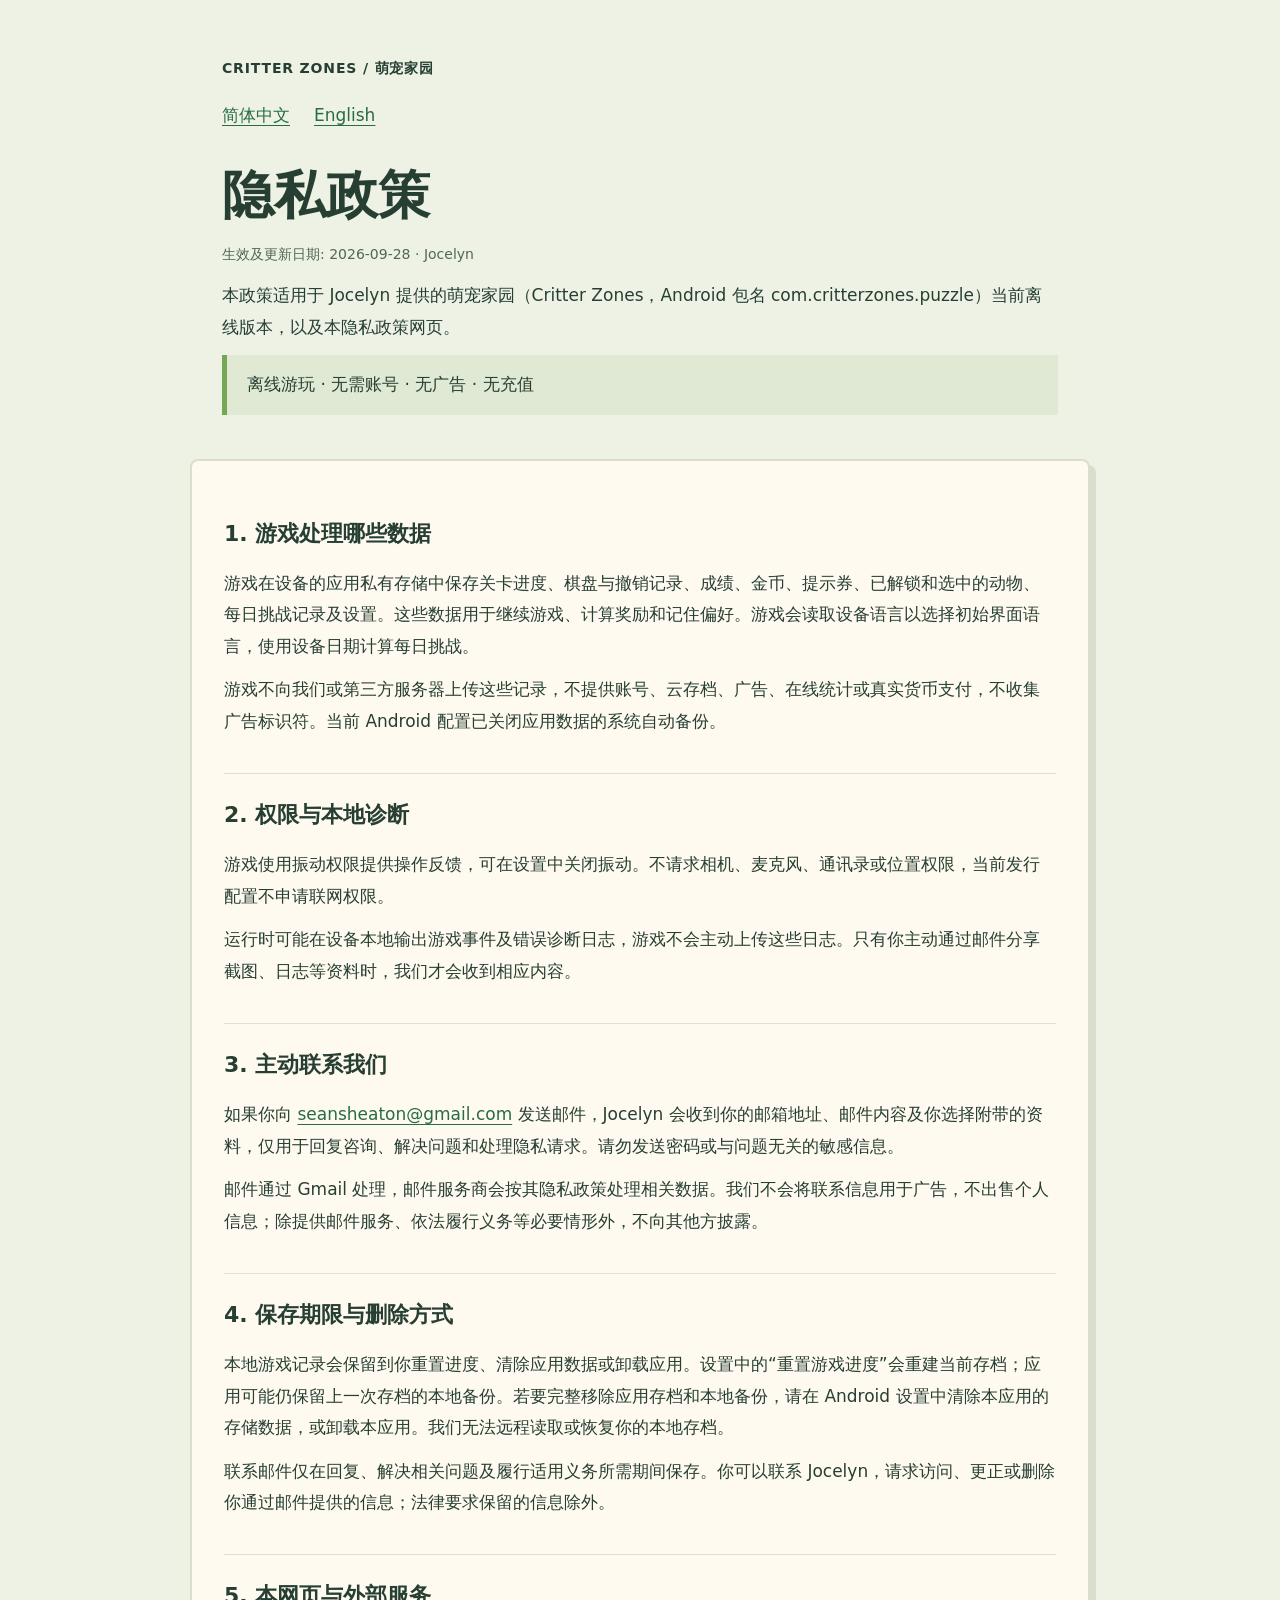
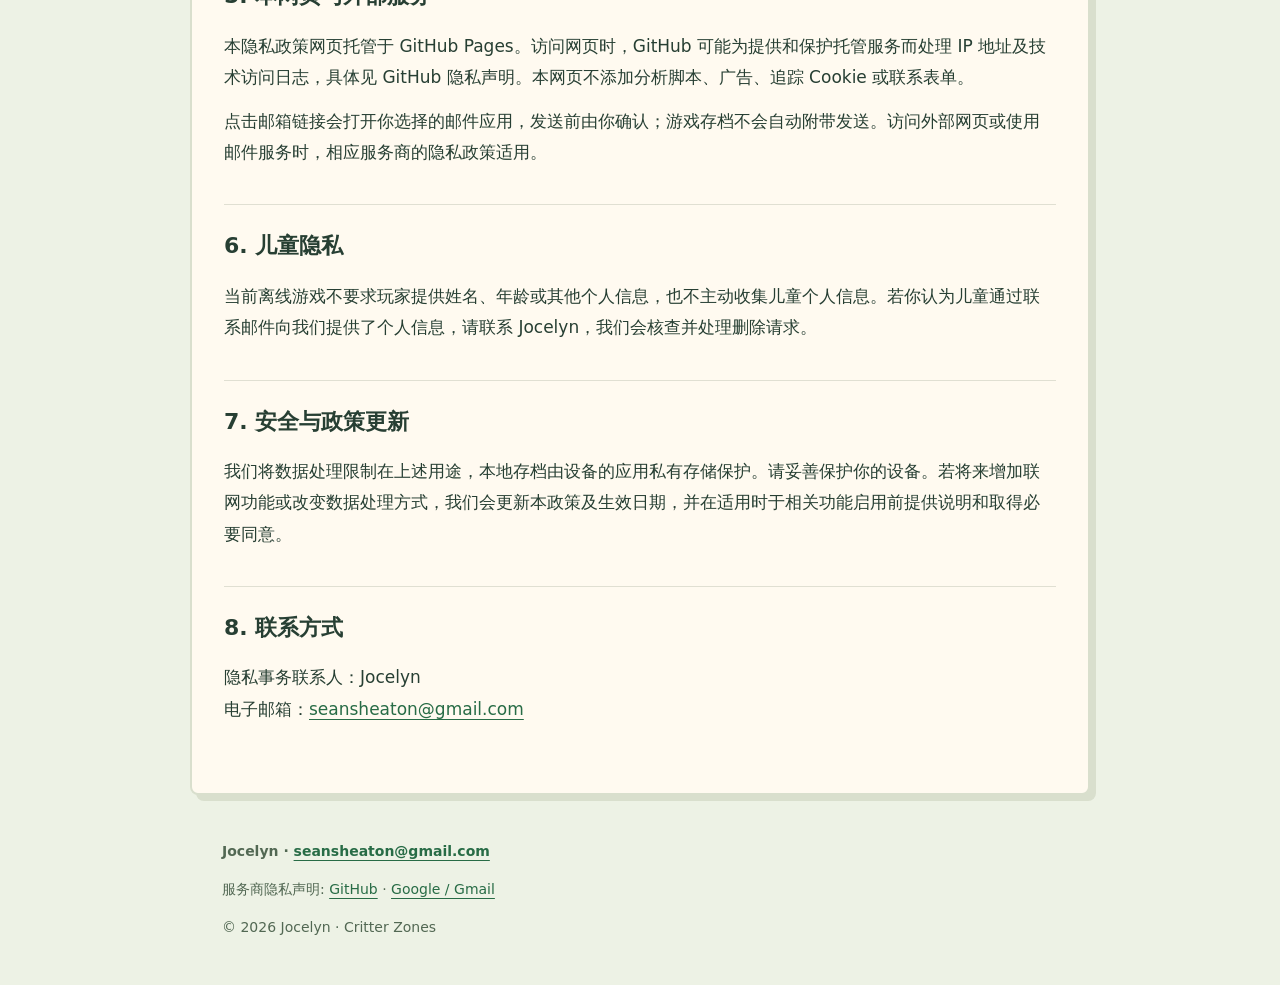
<file: index.html>
<!doctype html>
<html lang="zh-CN"><head><meta charset="utf-8"><meta name="viewport" content="width=device-width,initial-scale=1"><meta name="description" content="离线游玩 · 无需账号 · 无广告 · 无充值. Critter Zones privacy policy and contact: Jocelyn."><title>隐私政策 · Critter Zones</title><link rel="stylesheet" href="style.css"><link rel="alternate" hreflang="zh-CN" href="index.html"><link rel="alternate" hreflang="en" href="en.html"></head>
<body><header><div class="brand">CRITTER ZONES / 萌宠家园</div><nav aria-label="Language"><a href="index.html" lang="zh-CN" aria-current="page">简体中文</a><a href="en.html" lang="en" >English</a></nav><h1>隐私政策</h1><p class="meta">生效及更新日期: 2026-09-28 · Jocelyn</p><p>本政策适用于 Jocelyn 提供的萌宠家园（Critter Zones，Android 包名 com.critterzones.puzzle）当前离线版本，以及本隐私政策网页。</p><p class="summary">离线游玩 · 无需账号 · 无广告 · 无充值</p></header><main><section><h2>1. 游戏处理哪些数据</h2><p>游戏在设备的应用私有存储中保存关卡进度、棋盘与撤销记录、成绩、金币、提示券、已解锁和选中的动物、每日挑战记录及设置。这些数据用于继续游戏、计算奖励和记住偏好。游戏会读取设备语言以选择初始界面语言，使用设备日期计算每日挑战。</p><p>游戏不向我们或第三方服务器上传这些记录，不提供账号、云存档、广告、在线统计或真实货币支付，不收集广告标识符。当前 Android 配置已关闭应用数据的系统自动备份。</p></section><section><h2>2. 权限与本地诊断</h2><p>游戏使用振动权限提供操作反馈，可在设置中关闭振动。不请求相机、麦克风、通讯录或位置权限，当前发行配置不申请联网权限。</p><p>运行时可能在设备本地输出游戏事件及错误诊断日志，游戏不会主动上传这些日志。只有你主动通过邮件分享截图、日志等资料时，我们才会收到相应内容。</p></section><section><h2>3. 主动联系我们</h2><p>如果你向 <a href="mailto:seansheaton@gmail.com">seansheaton@gmail.com</a> 发送邮件，Jocelyn 会收到你的邮箱地址、邮件内容及你选择附带的资料，仅用于回复咨询、解决问题和处理隐私请求。请勿发送密码或与问题无关的敏感信息。</p><p>邮件通过 Gmail 处理，邮件服务商会按其隐私政策处理相关数据。我们不会将联系信息用于广告，不出售个人信息；除提供邮件服务、依法履行义务等必要情形外，不向其他方披露。</p></section><section><h2>4. 保存期限与删除方式</h2><p>本地游戏记录会保留到你重置进度、清除应用数据或卸载应用。设置中的“重置游戏进度”会重建当前存档；应用可能仍保留上一次存档的本地备份。若要完整移除应用存档和本地备份，请在 Android 设置中清除本应用的存储数据，或卸载本应用。我们无法远程读取或恢复你的本地存档。</p><p>联系邮件仅在回复、解决相关问题及履行适用义务所需期间保存。你可以联系 Jocelyn，请求访问、更正或删除你通过邮件提供的信息；法律要求保留的信息除外。</p></section><section><h2>5. 本网页与外部服务</h2><p>本隐私政策网页托管于 GitHub Pages。访问网页时，GitHub 可能为提供和保护托管服务而处理 IP 地址及技术访问日志，具体见 GitHub 隐私声明。本网页不添加分析脚本、广告、追踪 Cookie 或联系表单。</p><p>点击邮箱链接会打开你选择的邮件应用，发送前由你确认；游戏存档不会自动附带发送。访问外部网页或使用邮件服务时，相应服务商的隐私政策适用。</p></section><section><h2>6. 儿童隐私</h2><p>当前离线游戏不要求玩家提供姓名、年龄或其他个人信息，也不主动收集儿童个人信息。若你认为儿童通过联系邮件向我们提供了个人信息，请联系 Jocelyn，我们会核查并处理删除请求。</p></section><section><h2>7. 安全与政策更新</h2><p>我们将数据处理限制在上述用途，本地存档由设备的应用私有存储保护。请妥善保护你的设备。若将来增加联网功能或改变数据处理方式，我们会更新本政策及生效日期，并在适用时于相关功能启用前提供说明和取得必要同意。</p></section><section><h2>8. 联系方式</h2><p>隐私事务联系人：Jocelyn<br>电子邮箱：<a href="mailto:seansheaton@gmail.com">seansheaton@gmail.com</a></p></section></main><footer><p class="contact">Jocelyn · <a href="mailto:seansheaton@gmail.com">seansheaton@gmail.com</a></p><p>服务商隐私声明: <a href="https://docs.github.com/en/site-policy/privacy-policies/github-general-privacy-statement">GitHub</a> · <a href="https://policies.google.com/privacy">Google / Gmail</a></p><p>© 2026 Jocelyn · Critter Zones</p></footer></body></html>
</file>
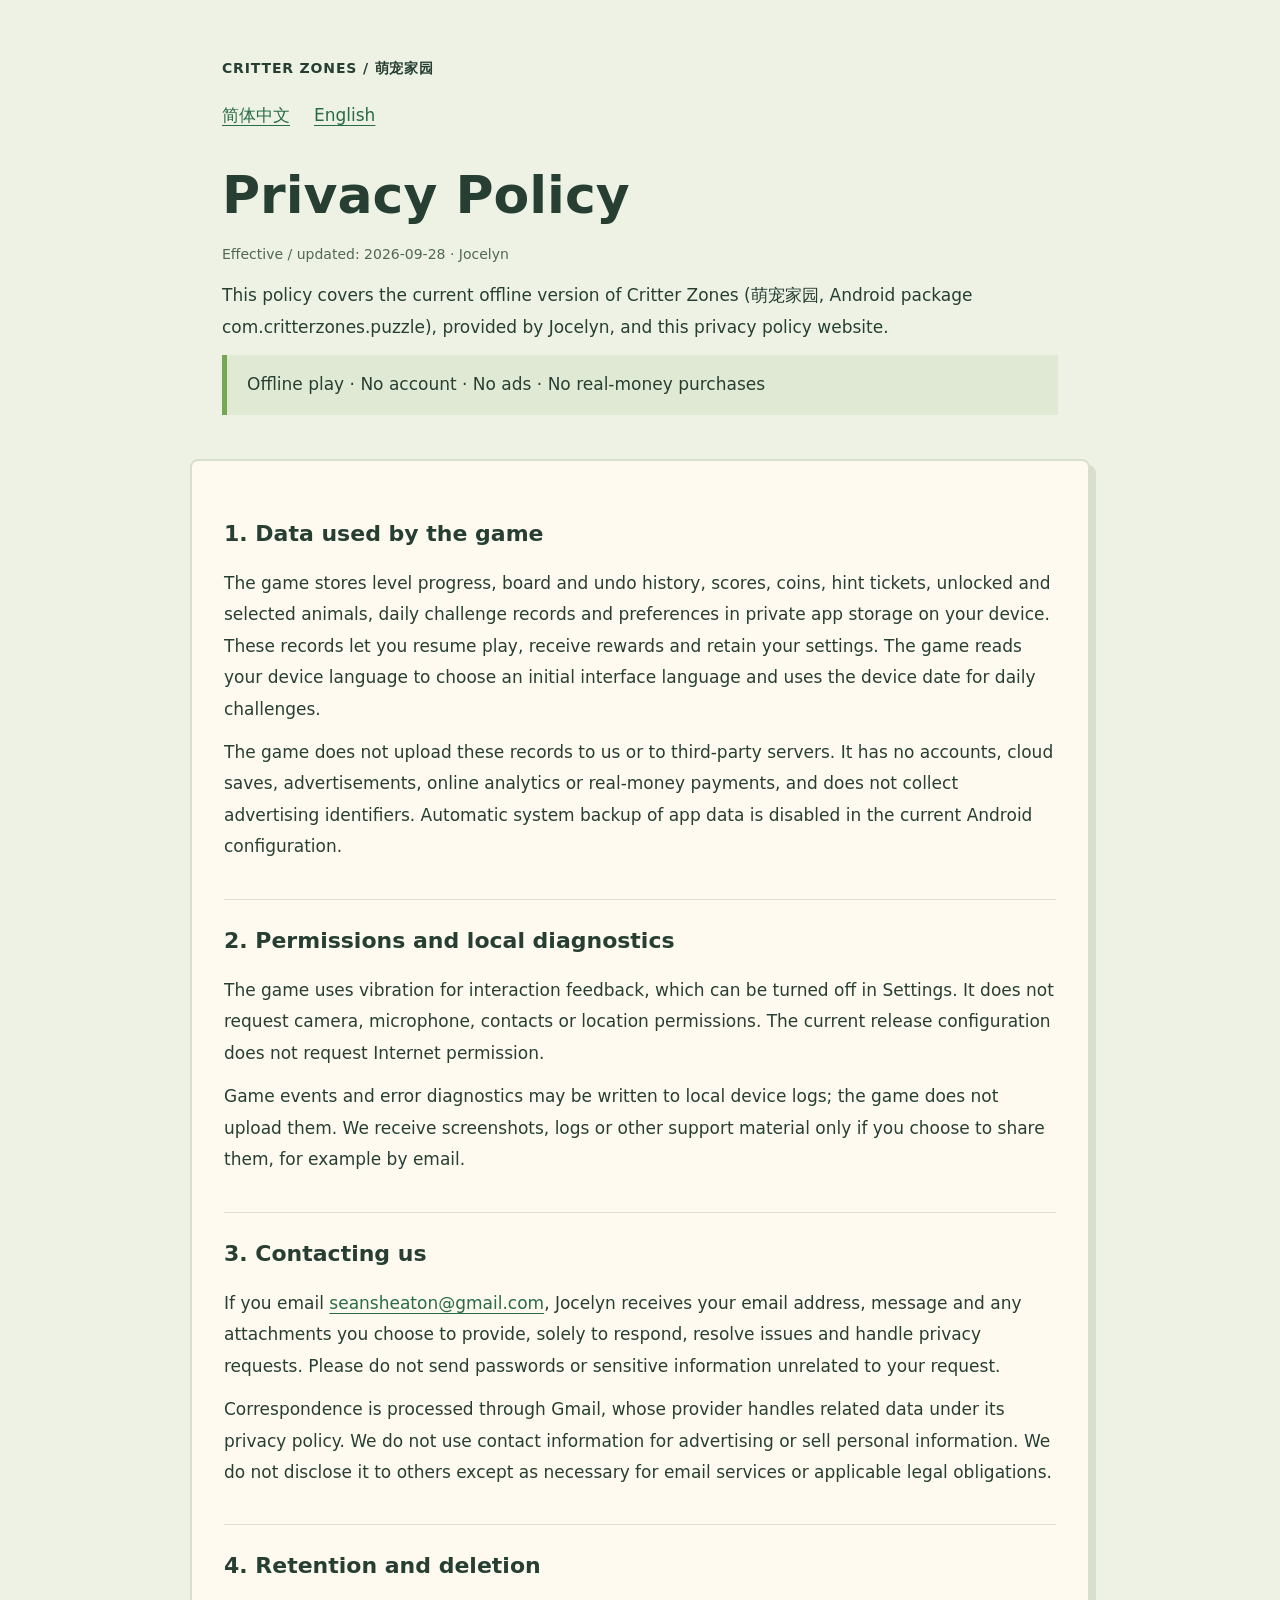
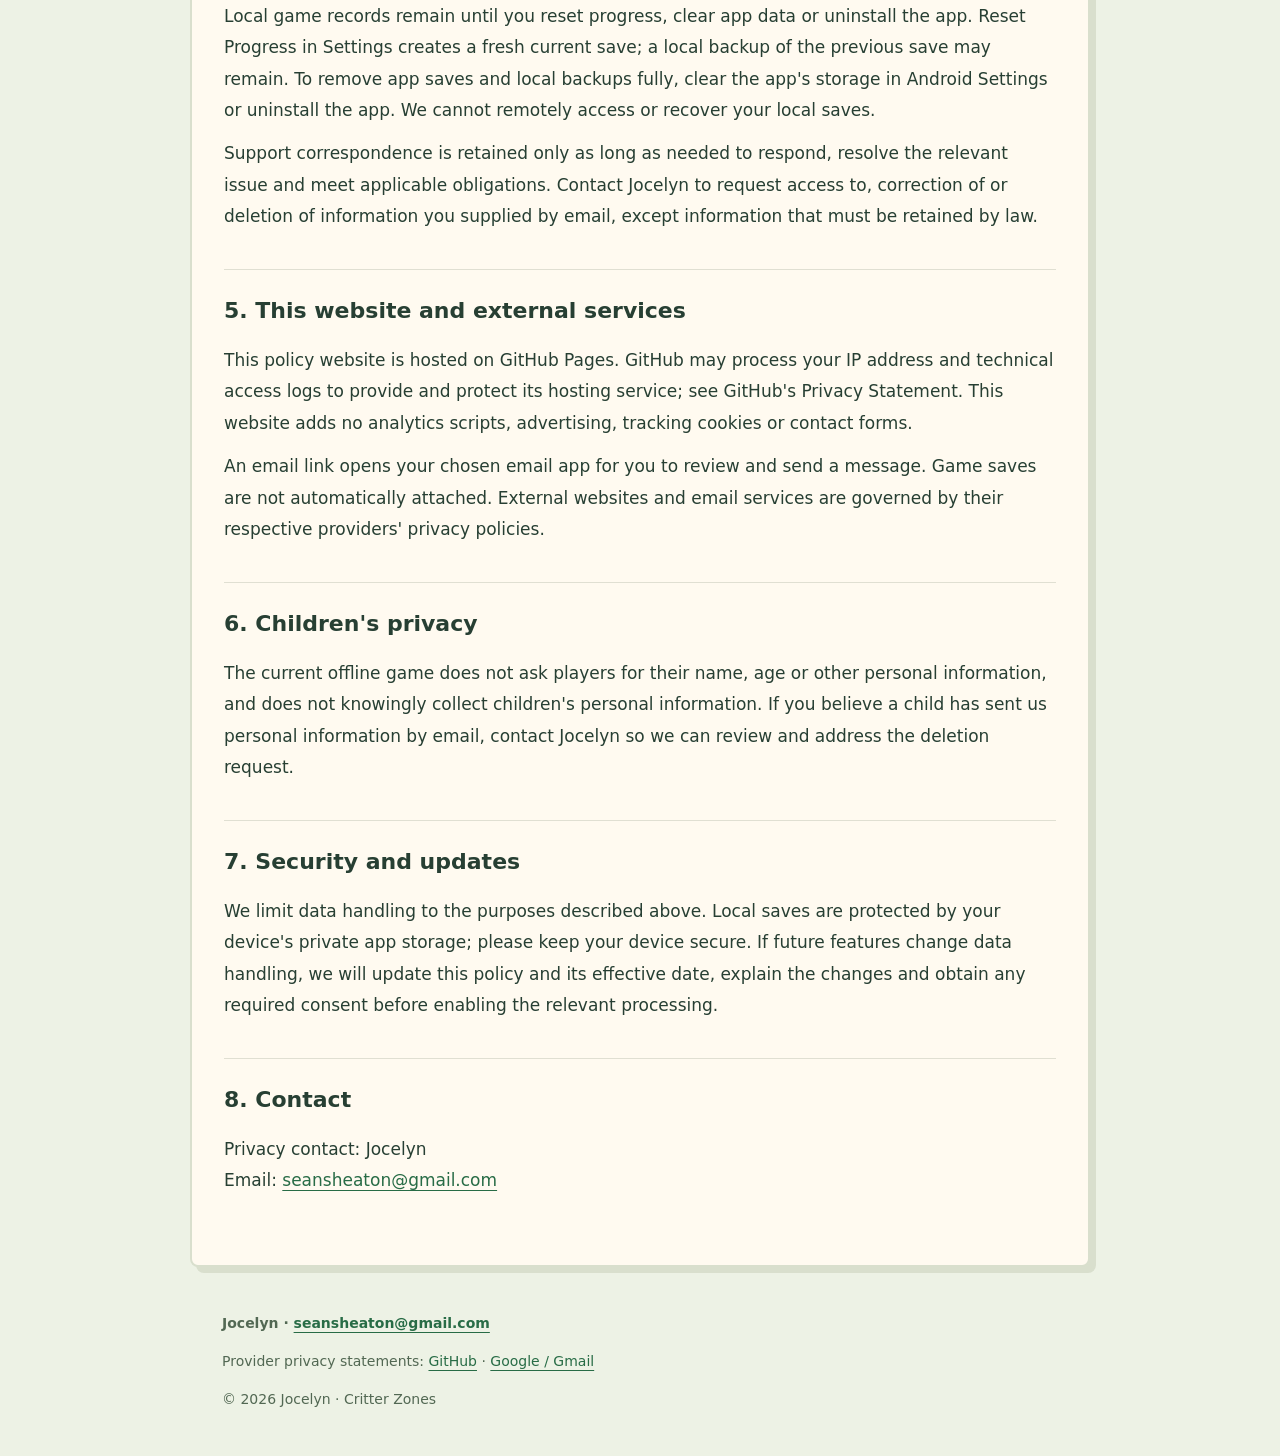
<file: en.html>
<!doctype html>
<html lang="en"><head><meta charset="utf-8"><meta name="viewport" content="width=device-width,initial-scale=1"><meta name="description" content="Offline play · No account · No ads · No real-money purchases. Critter Zones privacy policy and contact: Jocelyn."><title>Privacy Policy · Critter Zones</title><link rel="stylesheet" href="style.css"><link rel="alternate" hreflang="zh-CN" href="index.html"><link rel="alternate" hreflang="en" href="en.html"></head>
<body><header><div class="brand">CRITTER ZONES / 萌宠家园</div><nav aria-label="Language"><a href="index.html" lang="zh-CN" >简体中文</a><a href="en.html" lang="en" aria-current="page">English</a></nav><h1>Privacy Policy</h1><p class="meta">Effective / updated: 2026-09-28 · Jocelyn</p><p>This policy covers the current offline version of Critter Zones (萌宠家园, Android package com.critterzones.puzzle), provided by Jocelyn, and this privacy policy website.</p><p class="summary">Offline play · No account · No ads · No real-money purchases</p></header><main><section><h2>1. Data used by the game</h2><p>The game stores level progress, board and undo history, scores, coins, hint tickets, unlocked and selected animals, daily challenge records and preferences in private app storage on your device. These records let you resume play, receive rewards and retain your settings. The game reads your device language to choose an initial interface language and uses the device date for daily challenges.</p><p>The game does not upload these records to us or to third-party servers. It has no accounts, cloud saves, advertisements, online analytics or real-money payments, and does not collect advertising identifiers. Automatic system backup of app data is disabled in the current Android configuration.</p></section><section><h2>2. Permissions and local diagnostics</h2><p>The game uses vibration for interaction feedback, which can be turned off in Settings. It does not request camera, microphone, contacts or location permissions. The current release configuration does not request Internet permission.</p><p>Game events and error diagnostics may be written to local device logs; the game does not upload them. We receive screenshots, logs or other support material only if you choose to share them, for example by email.</p></section><section><h2>3. Contacting us</h2><p>If you email <a href="mailto:seansheaton@gmail.com">seansheaton@gmail.com</a>, Jocelyn receives your email address, message and any attachments you choose to provide, solely to respond, resolve issues and handle privacy requests. Please do not send passwords or sensitive information unrelated to your request.</p><p>Correspondence is processed through Gmail, whose provider handles related data under its privacy policy. We do not use contact information for advertising or sell personal information. We do not disclose it to others except as necessary for email services or applicable legal obligations.</p></section><section><h2>4. Retention and deletion</h2><p>Local game records remain until you reset progress, clear app data or uninstall the app. Reset Progress in Settings creates a fresh current save; a local backup of the previous save may remain. To remove app saves and local backups fully, clear the app&#x27;s storage in Android Settings or uninstall the app. We cannot remotely access or recover your local saves.</p><p>Support correspondence is retained only as long as needed to respond, resolve the relevant issue and meet applicable obligations. Contact Jocelyn to request access to, correction of or deletion of information you supplied by email, except information that must be retained by law.</p></section><section><h2>5. This website and external services</h2><p>This policy website is hosted on GitHub Pages. GitHub may process your IP address and technical access logs to provide and protect its hosting service; see GitHub&#x27;s Privacy Statement. This website adds no analytics scripts, advertising, tracking cookies or contact forms.</p><p>An email link opens your chosen email app for you to review and send a message. Game saves are not automatically attached. External websites and email services are governed by their respective providers&#x27; privacy policies.</p></section><section><h2>6. Children&#x27;s privacy</h2><p>The current offline game does not ask players for their name, age or other personal information, and does not knowingly collect children&#x27;s personal information. If you believe a child has sent us personal information by email, contact Jocelyn so we can review and address the deletion request.</p></section><section><h2>7. Security and updates</h2><p>We limit data handling to the purposes described above. Local saves are protected by your device&#x27;s private app storage; please keep your device secure. If future features change data handling, we will update this policy and its effective date, explain the changes and obtain any required consent before enabling the relevant processing.</p></section><section><h2>8. Contact</h2><p>Privacy contact: Jocelyn<br>Email: <a href="mailto:seansheaton@gmail.com">seansheaton@gmail.com</a></p></section></main><footer><p class="contact">Jocelyn · <a href="mailto:seansheaton@gmail.com">seansheaton@gmail.com</a></p><p>Provider privacy statements: <a href="https://docs.github.com/en/site-policy/privacy-policies/github-general-privacy-statement">GitHub</a> · <a href="https://policies.google.com/privacy">Google / Gmail</a></p><p>© 2026 Jocelyn · Critter Zones</p></footer></body></html>
</file>
<file: style.css>
*{box-sizing:border-box}html{scroll-behavior:smooth}body{margin:0;background:#edf2e5;color:#273f33;font:17px/1.85 system-ui,-apple-system,"Segoe UI","Microsoft YaHei",sans-serif}a{color:#286c46;text-underline-offset:4px;overflow-wrap:anywhere}a:focus-visible{outline:3px solid #b27924;outline-offset:5px}header,main,footer{max-width:900px;margin:auto;padding:32px}header{padding-top:56px}.brand{font-weight:800;letter-spacing:.06em;font-size:14px}nav{display:flex;gap:24px;margin-top:18px}h1{font-size:clamp(32px,7vw,52px);line-height:1.25;margin:32px 0 14px}h2{font-size:22px;line-height:1.5;margin-top:0}p{margin:12px 0;overflow-wrap:anywhere}.meta{color:#526853;font-size:14px}.summary{border-left:5px solid #75a755;padding:14px 20px;background:#e0e9d3}main{background:#fffaf0;border:2px solid #d9dfcd;border-radius:8px;box-shadow:6px 6px 0 #d9dfcd}section{padding:24px 0;border-bottom:1px solid #e0dfd2}section:last-child{border:0}.contact{font-weight:700}footer{font-size:14px;color:#526853} @media(max-width:600px){header,footer{padding:24px}main{margin:0 14px;padding:10px 20px}section{padding:20px 0}body{font-size:16px}} @media print{body{background:white}main{box-shadow:none;border:0}nav{display:none}header{padding-top:0}}
</file>
